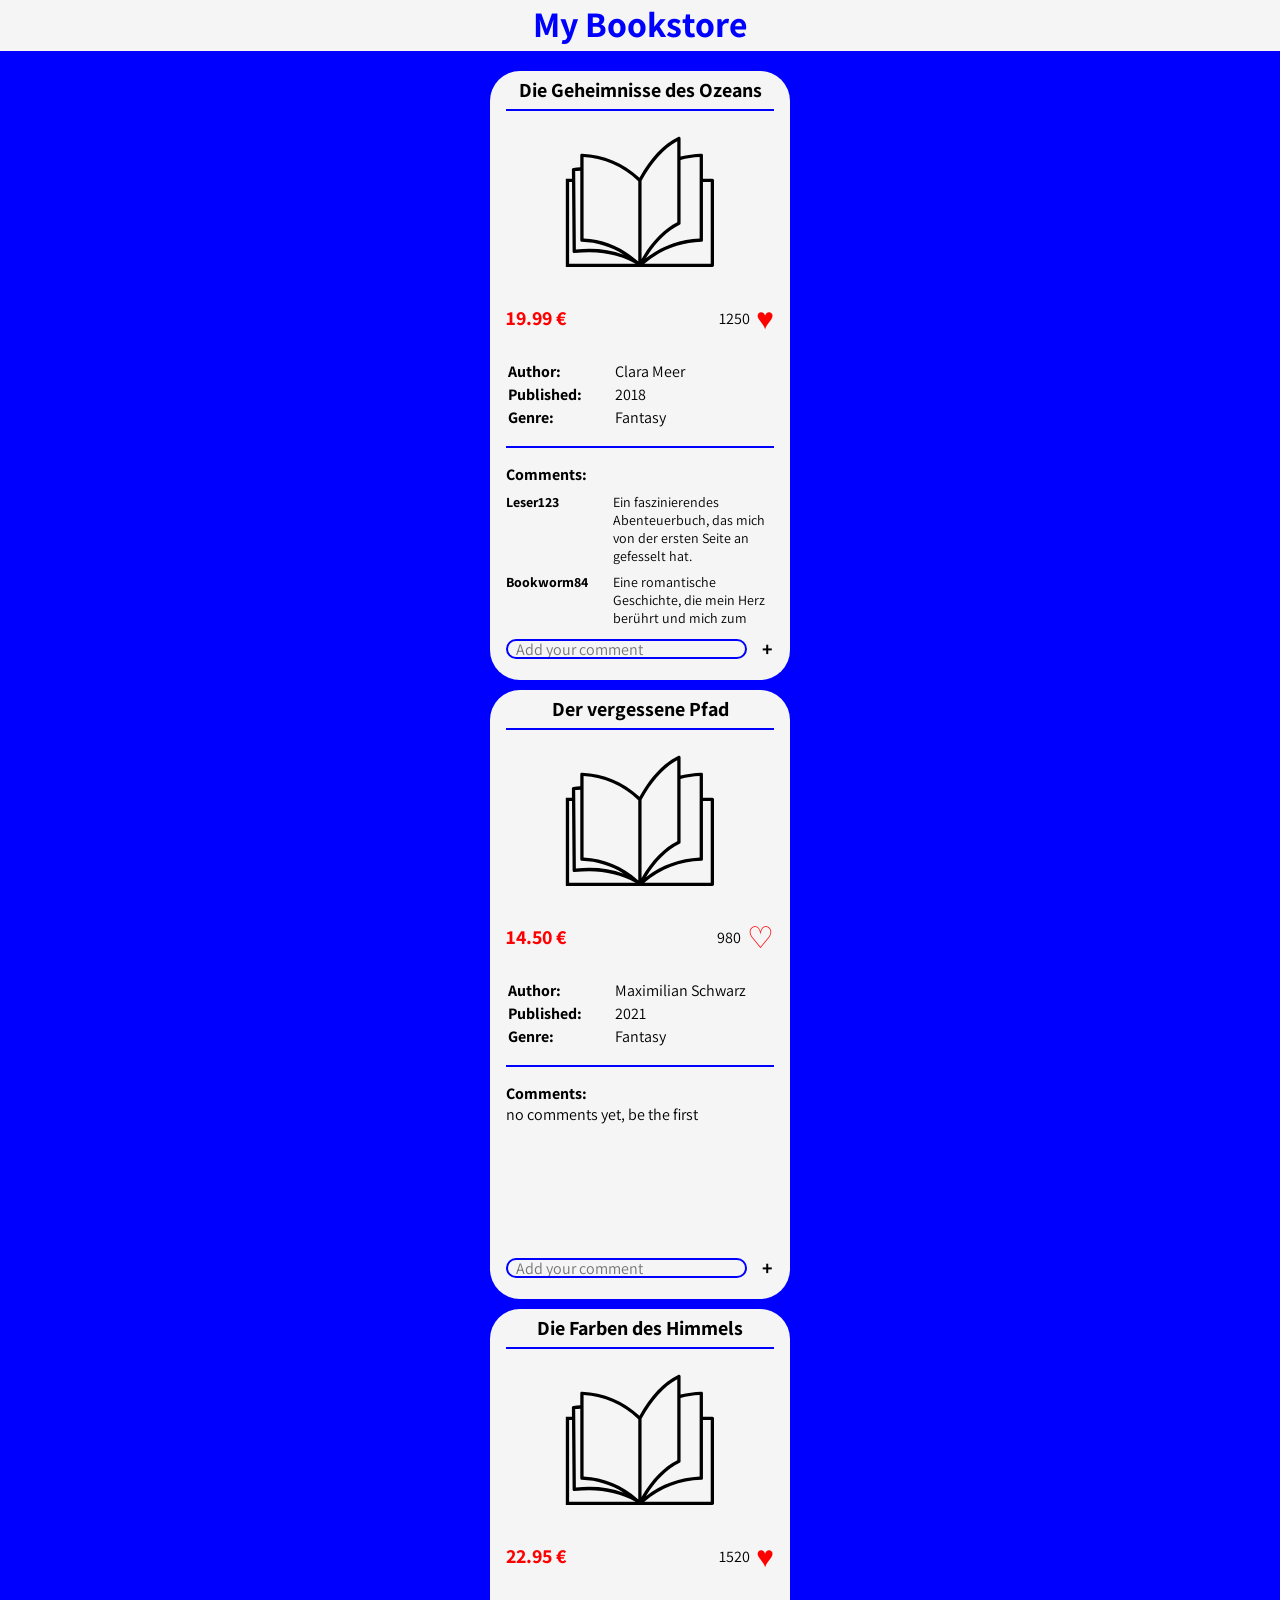
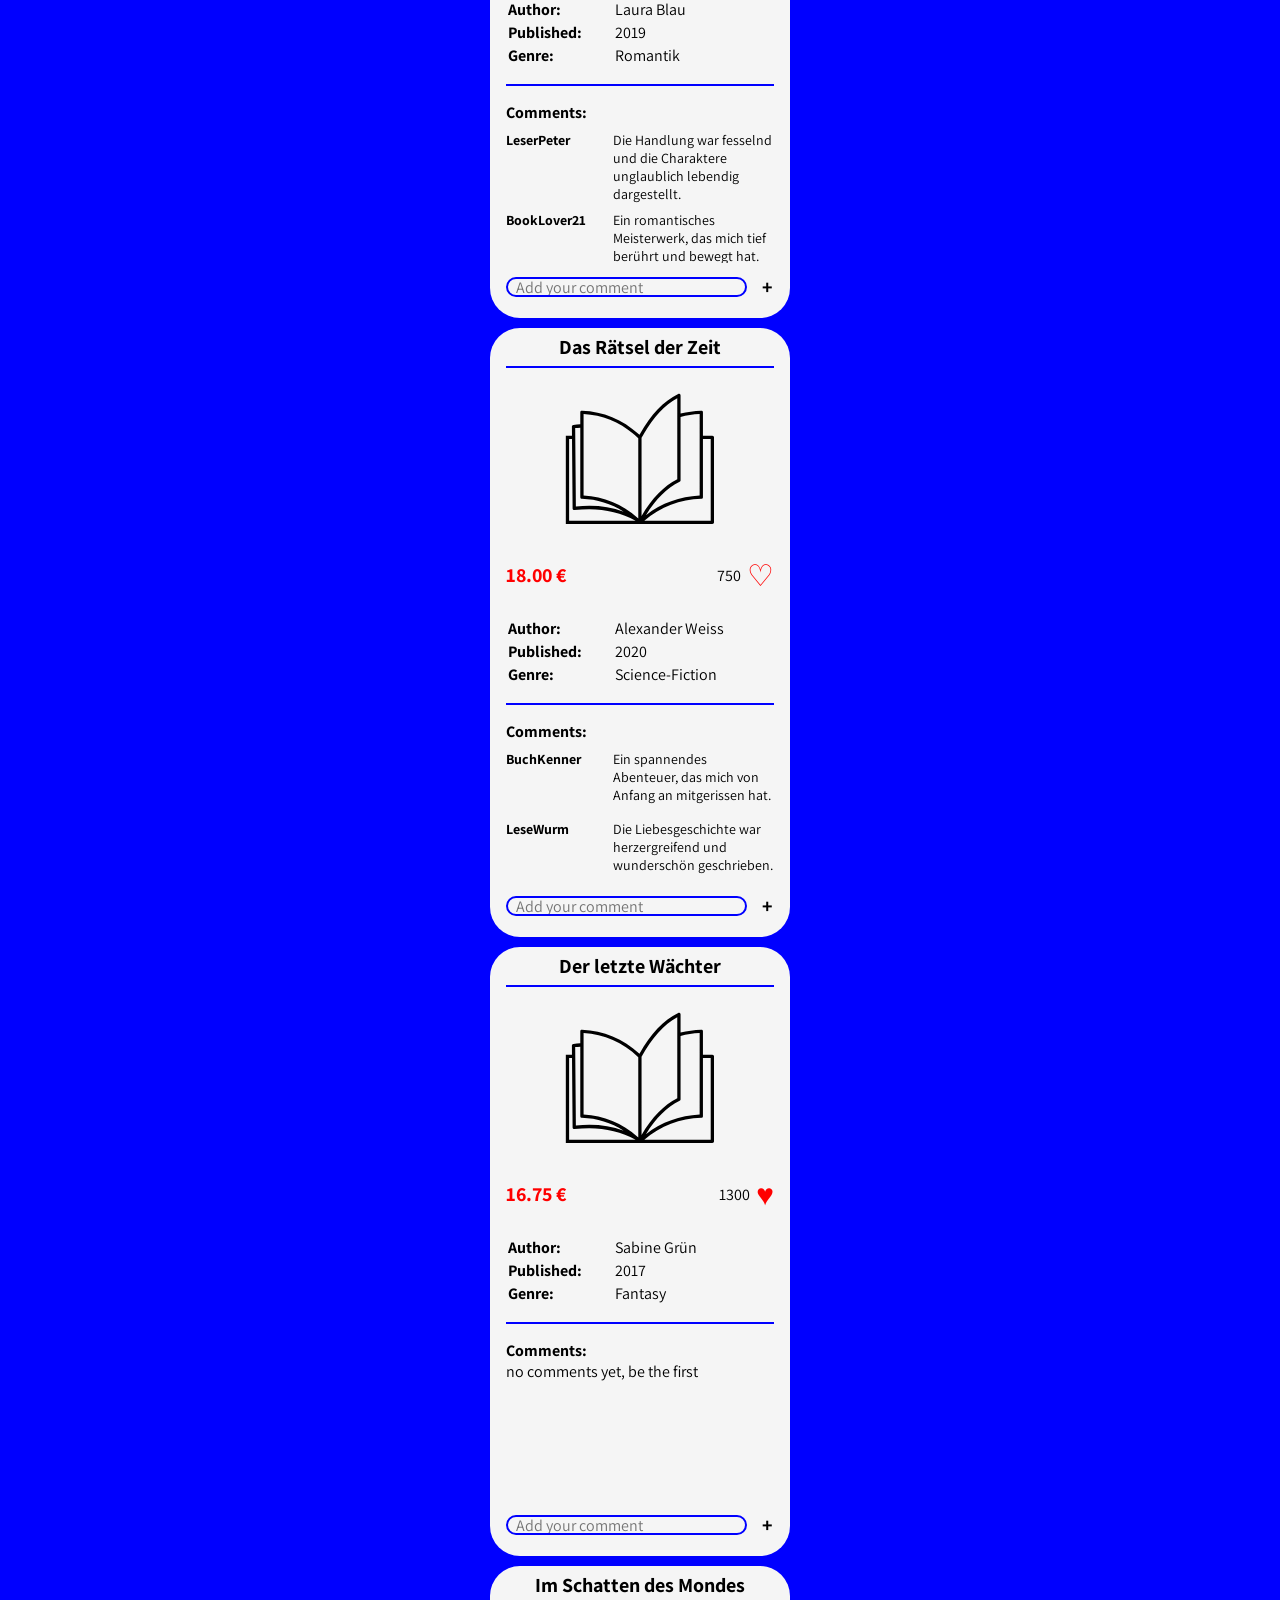
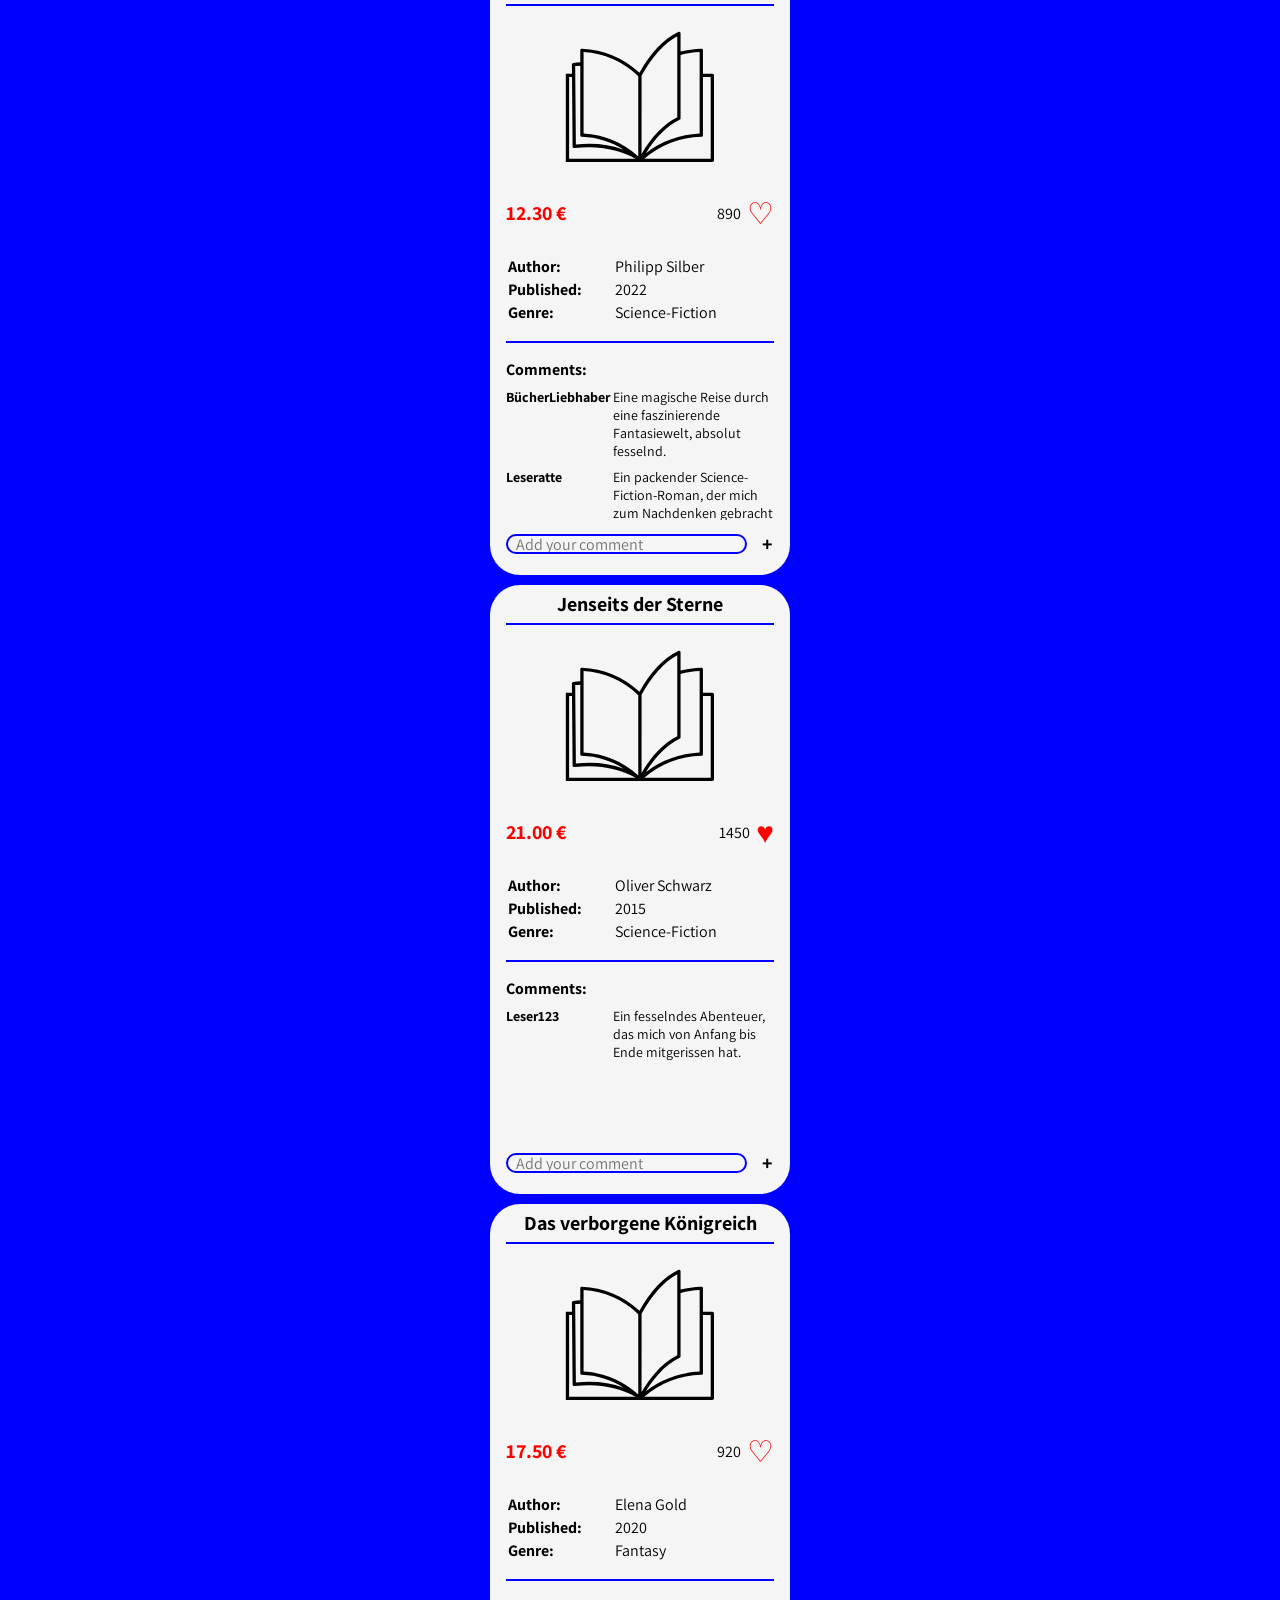
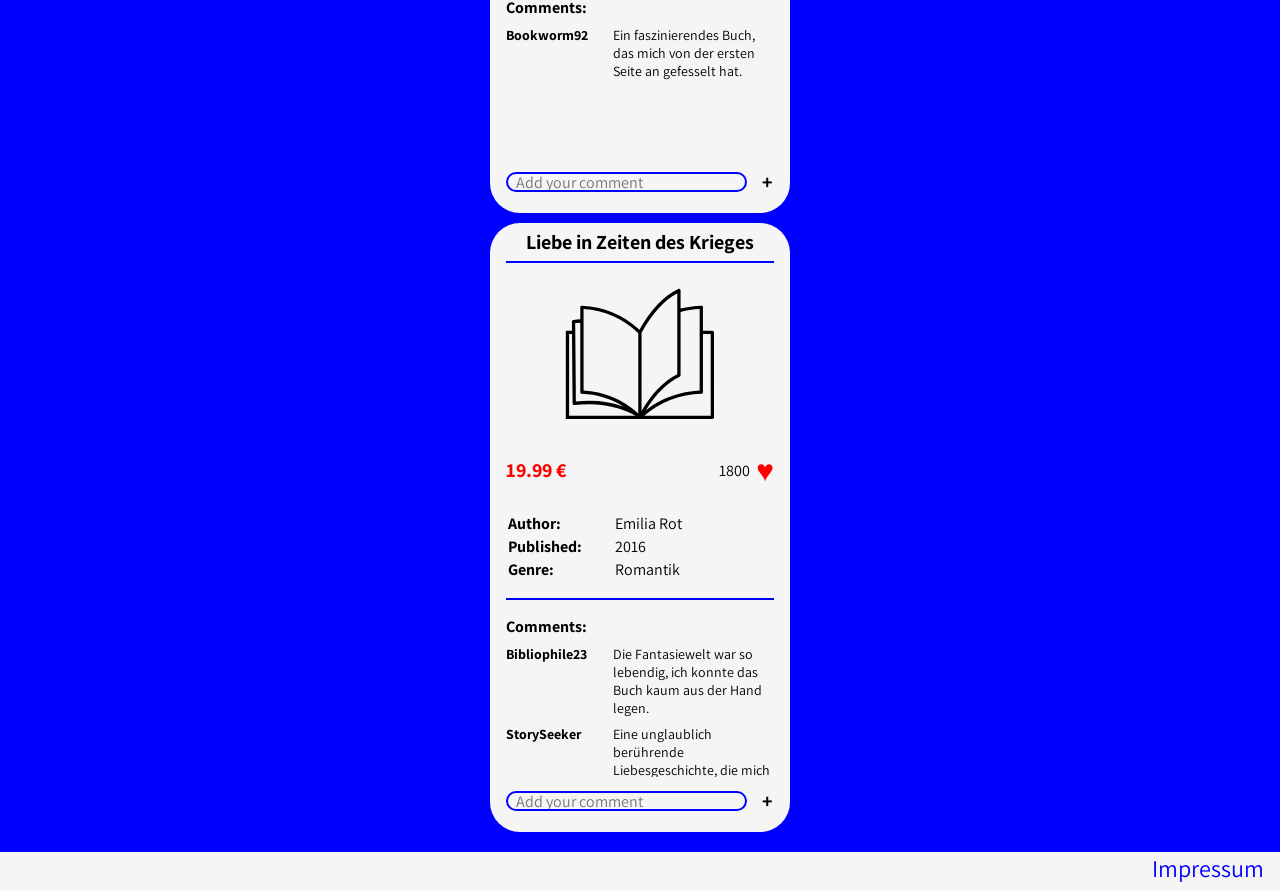
<file: index.html>
<!doctype html>
<html lang="en">
  <head>
    <meta charset="UTF-8" />
    <meta name="viewport" content="width=device-width, initial-scale=1.0" />
    <title>Bookstore</title>
    <link rel="icon" type="image/x-icon" href="./assets/icons/open_book.svg">
    <link rel="stylesheet" href="style.css" />
    <link rel="stylesheet" href="./style/font.css" />
    <link rel="stylesheet" href="./style/standard.css" />
    <script src="script.js" defer></script>
    <script src="./scripts/books.js" defer></script>
    <script src="./scripts/templates.js" defer></script>
  </head>
  <body onload="init()">
    <header role="banner">
      <p>My Bookstore</p>
    </header>
<main>
  <div id="book-card">
    <!-- JS DATA -->
  </div>
</main>
<footer>
  <a href="impressum.html" target="_blank">Impressum</a> 
</footer>

  </body>
</html>
</file>
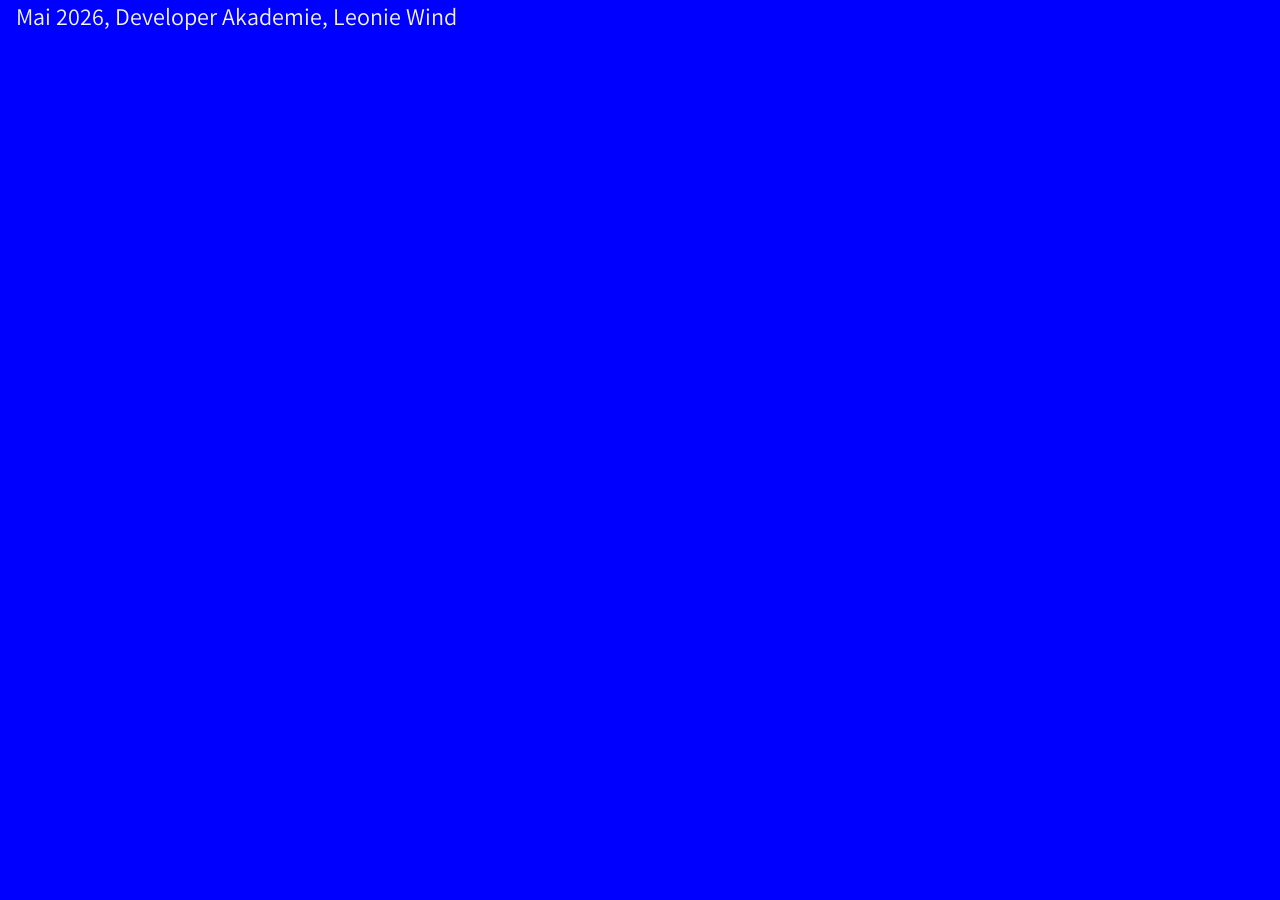
<file: impressum.html>
<!doctype html>
<html lang="en">
  <head>
    <meta charset="UTF-8" />
    <meta name="viewport" content="width=device-width, initial-scale=1.0" />
    <title>Impressum</title>
    <link rel="icon" type="image/x-icon" href="./assets/icons/open_book.svg" />
    <link rel="stylesheet" href="style.css" />
    <link rel="stylesheet" href="./style/font.css" />
    <link rel="stylesheet" href="./style/standard.css" />
  </head>
  <body>
    <p class="impressum">Mai 2026, Developer Akademie, Leonie Wind</p>
  </body>
</html>
</file>
<file: style.css>
header {
  width: 100%;
  height: 4dvw;
  background-color: whitesmoke;
  display: flex;
  justify-content: center;

  p {
    color: blue;
    font-size: 36px;
    font-weight: 800;
  }
}

body {
  width: 100%;
  min-height: 100dvh;
  background-color: blue;
}

#book-card {
  display: flex;
  flex-direction: column;
  gap: 10px;
  justify-content: center;
  align-items: center;
  padding: 20px 0;
}

.book-card-wrapper {
  width: 300px;
  height: fit-content;
  background-color: whitesmoke;
  border-radius: 30px;
  color: black;
  display: flex;
  flex-direction: column;
  justify-content: space-between;
  gap: 16px;
  padding: 0px 16px 16px 16px;

  h1 {
    font-size: 20px;
    font-weight: 700;
    display: flex;
    justify-content: center;
    align-items: center;
    height: 40px;
    width: 100%;
    border-bottom: solid 2px blue;
  }

  img {
    height: 150px;
    width: auto;
  }

  .book-price-likes {
    width: 100%;
    height: 50px;
    display: flex;
    justify-content: space-between;
    align-items: center;

    .price {
      font-size: 20px;
      font-weight: 700;
      color: rgba(255, 0, 0, 1);
    }

    .likes-wrapper {
      width: auto;
      height: 50px;
      display: flex;
      gap: 6px;
      align-items: center;

      .like {
        font-size: 30px;
        color: rgba(255, 0, 0, 1);
      }

      .like:hover {
        color: rgba(255, 0, 0, 1);
        cursor: pointer;
      }
    }
  }

  .book-info-table {
    width: 100%;
    height: auto;
    padding-bottom: 16px;
    border-bottom: solid 2px blue;

    th {
      width: 40%;
      text-align: left;
    }

    tb {
      width: 50%;
    }
  }

  .comments {
    width: 100%;
    height: 200px;
    display: flex;
    flex-direction: column;

    .comments-table-wrapper {
      width: 100%;
      height: 70%;
      overflow-y: auto;

      table {
        width: 100%;
        height: 100%;
        border-spacing: 0 8px;

        .user-name {
          width: 40%;
          height: 100%;
          text-align: left;
          vertical-align: top;
          font-size: 14px;
        }

        .comment {
          width: 60%;
          height: 100%;
          text-align: left;
          vertical-align: top;
          font-size: 14px;
          overflow-wrap: anywhere;
        }
      }
    }
  }

  .comments-input-section {
    width: 100%;
    height: 30px;
    display: flex;
    justify-content: space-between;
    align-items: center;
    position: absolute;
    bottom: 0;

    .comments-input {
      width: 90%;
      height: 20px;
      border: 2px solid blue;
      border-radius: 15px;
      padding-left: 8px;
      caret-color: blue;
    }

    .add-button {
      width: 5%;
      font-size: 20px;
      font-weight: 700;
    }
  }
}

footer {
  width: 100%;
  height: 3dvw;
  background-color: whitesmoke;
  display: flex;
  justify-content: flex-end;

  a {
    color: blue;
    font-size: 24px;
    font-weight: 400;
    position: absolute;
    right: 16px;
  }
}


.impressum{
  font-size: 24px;
  color: whitesmoke;
  position: absolute;
  left: 16px;
}
</file>
<file: style/font.css>
/* assistant-regular - latin */
@font-face {
  font-display: swap; /* Check https://developer.mozilla.org/en-US/docs/Web/CSS/@font-face/font-display for other options. */
  font-family: 'Assistant';
  font-style: normal;
  font-weight: 400;
  src: url('../assets/fonts/assistant-v24-latin-regular.woff2') format('woff2'); /* Chrome 36+, Opera 23+, Firefox 39+, Safari 12+, iOS 10+ */
}
/* assistant-500 - latin */
@font-face {
  font-display: swap; /* Check https://developer.mozilla.org/en-US/docs/Web/CSS/@font-face/font-display for other options. */
  font-family: 'Assistant';
  font-style: normal;
  font-weight: 500;
  src: url('../assets/fonts/assistant-v24-latin-500.woff2') format('woff2'); /* Chrome 36+, Opera 23+, Firefox 39+, Safari 12+, iOS 10+ */
}
/* assistant-600 - latin */
@font-face {
  font-display: swap; /* Check https://developer.mozilla.org/en-US/docs/Web/CSS/@font-face/font-display for other options. */
  font-family: 'Assistant';
  font-style: normal;
  font-weight: 600;
  src: url('../assets/fonts/assistant-v24-latin-600.woff2') format('woff2'); /* Chrome 36+, Opera 23+, Firefox 39+, Safari 12+, iOS 10+ */
}
/* assistant-700 - latin */
@font-face {
  font-display: swap; /* Check https://developer.mozilla.org/en-US/docs/Web/CSS/@font-face/font-display for other options. */
  font-family: 'Assistant';
  font-style: normal;
  font-weight: 700;
  src: url('../assets/fonts/assistant-v24-latin-700.woff2') format('woff2'); /* Chrome 36+, Opera 23+, Firefox 39+, Safari 12+, iOS 10+ */
}
</file>
<file: style/standard.css>
*{
    margin: 0;
    padding: 0;
    scroll-behavior: smooth;
    box-sizing: border-box;
    text-decoration: none;
    position: relative;
    list-style: none;
    font-size: inherit;
    color: inherit;
    font-family: "Assistant";
    background: initial;
    border: initial;
}

.content{
    width: 100%;
    padding: 0 max(calc(50% - 720px), 1rem);
}
</file>
